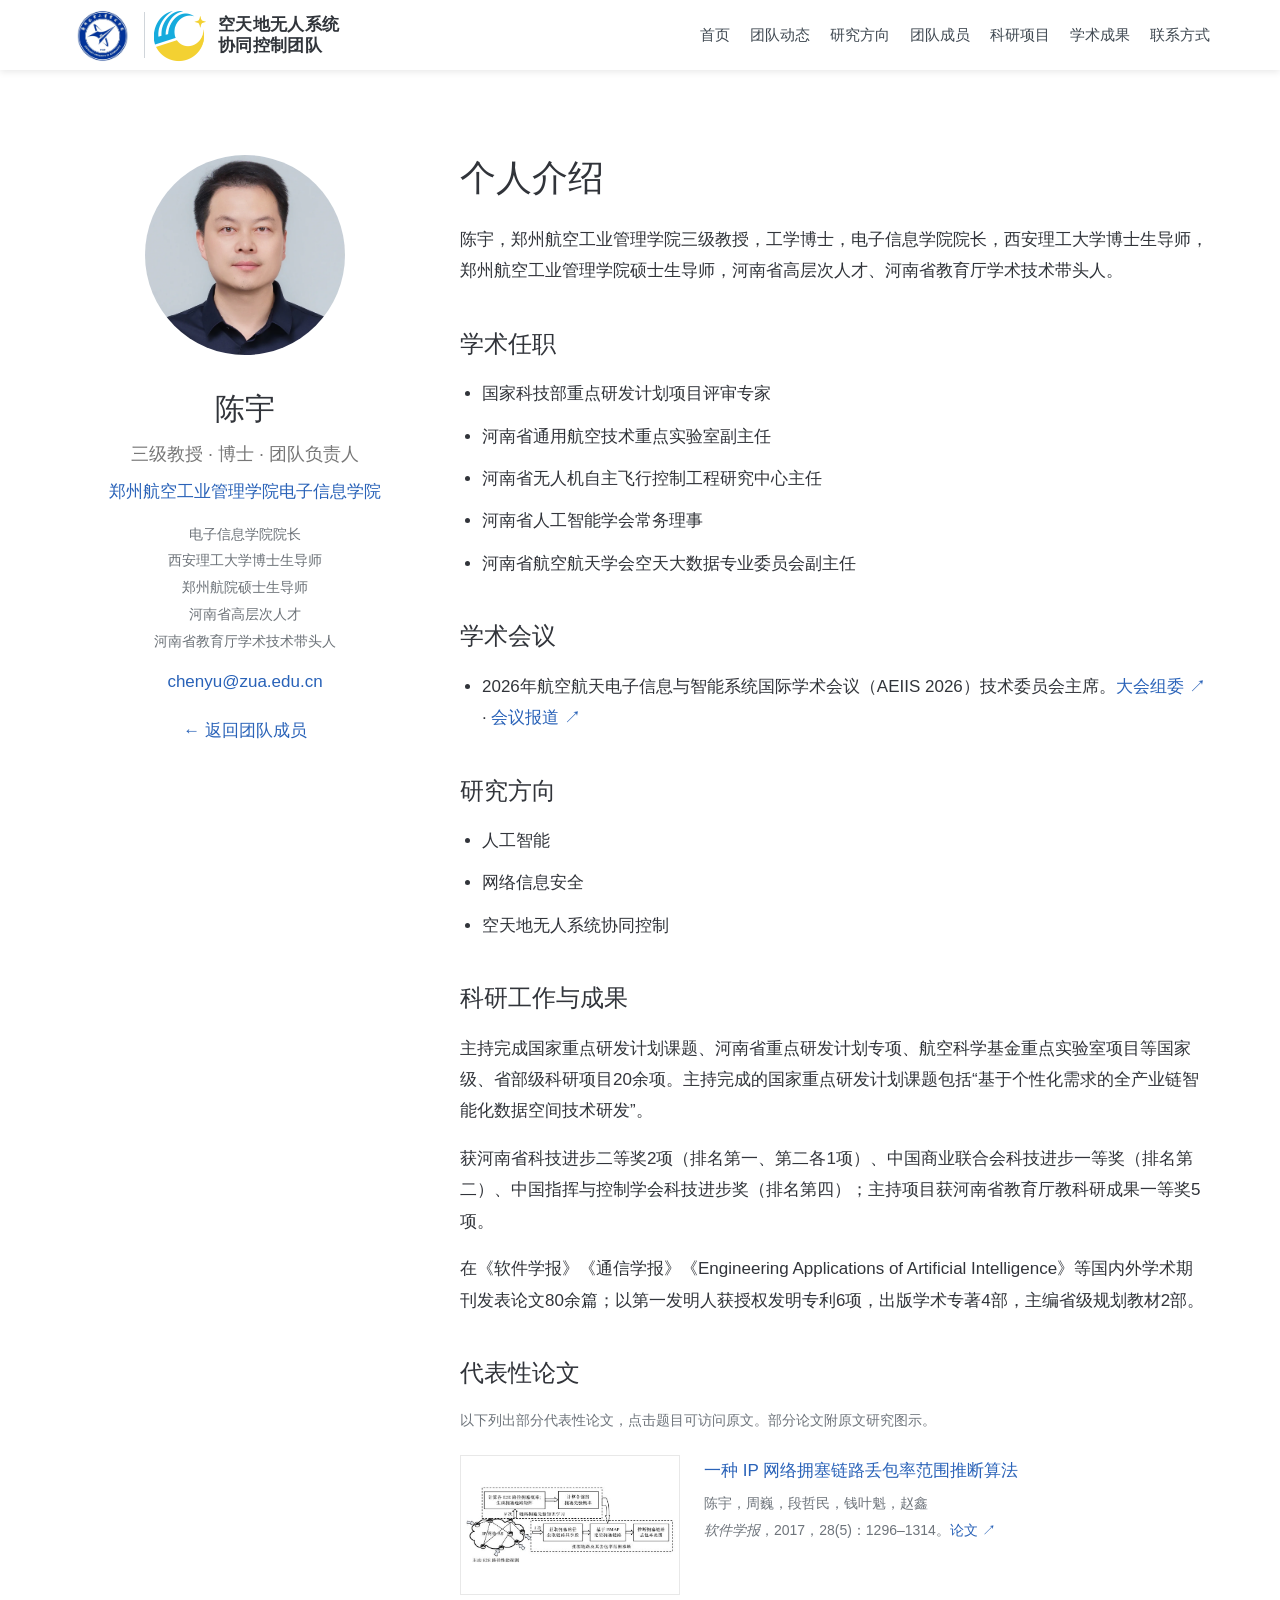
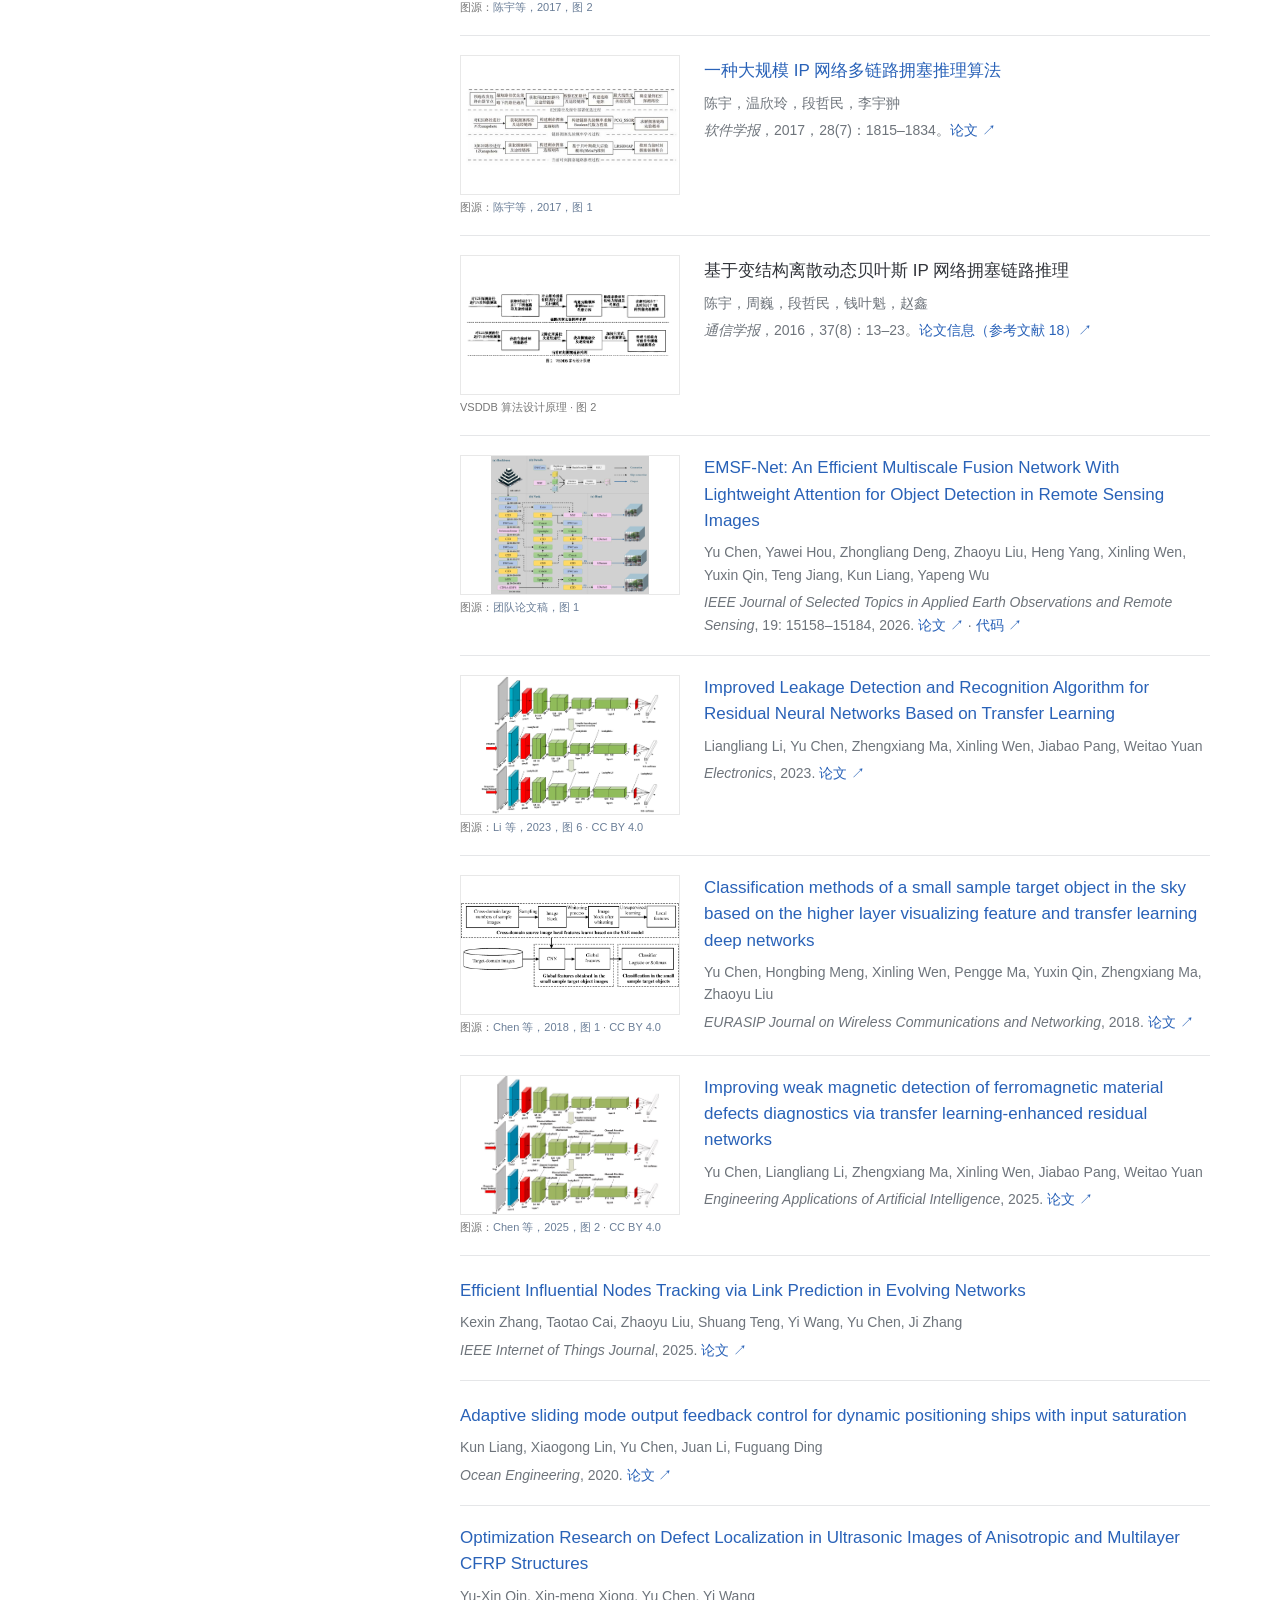
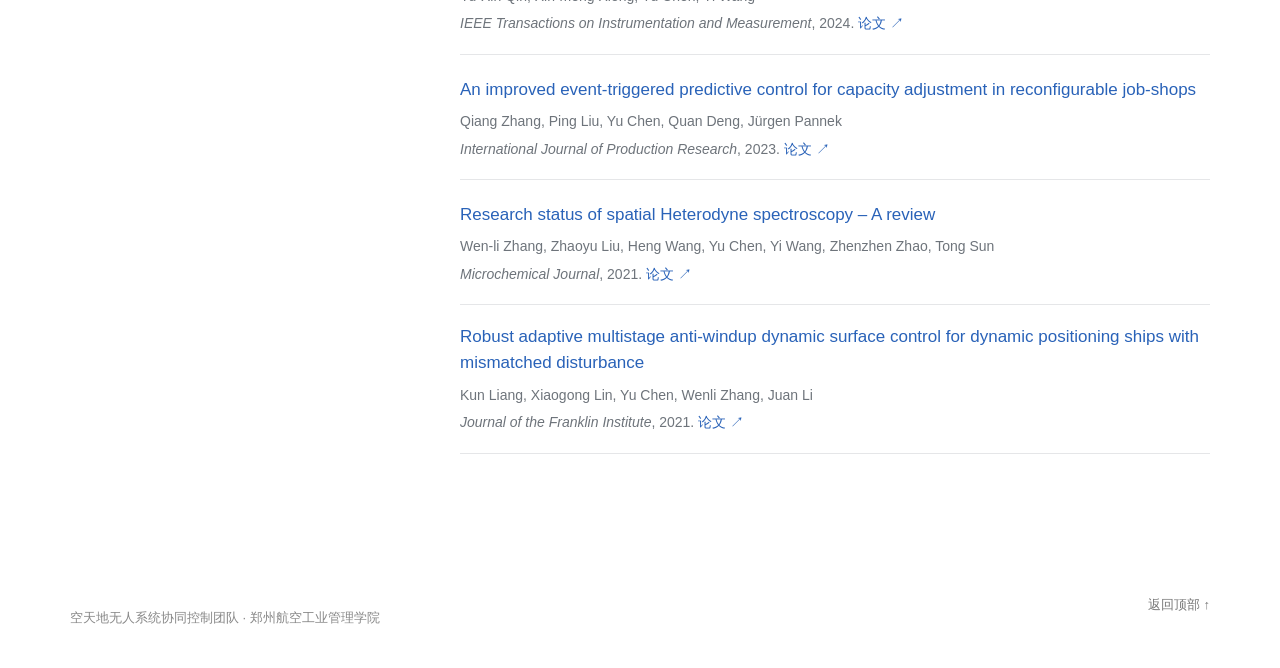
<file: people/chen-yu.html>
<!DOCTYPE html>
<html lang="zh-CN"><head><meta charset="utf-8"/><meta content="width=device-width,initial-scale=1" name="viewport"/><meta content="陈宇教授个人介绍" name="description"/><title>陈宇 | 空天地无人系统协同控制团队</title><link href="../style.3050f7599bb5.css" rel="stylesheet"/></head><body id="top"><header class="site-header"><nav aria-label="主导航" class="nav-wrap"><a aria-label="空天地无人系统协同控制团队首页" class="brand" href="../index.html"><img alt="" class="university-emblem" src="../assets/university-emblem.jpg"/><span aria-hidden="true" class="brand-divider"></span><span aria-hidden="true" class="college-emblem"><img alt="" src="../assets/college-identity.png"/></span><span class="brand-title">空天地无人系统<br/>协同控制团队</span></a><button aria-controls="nav-links" aria-expanded="false" aria-label="展开导航" class="menu-toggle">☰</button><div class="nav-links" id="nav-links"><a href="../index.html#about">首页</a><a href="../index.html#news">团队动态</a><a href="../index.html#research">研究方向</a><a href="../index.html#people">团队成员</a><a href="../index.html#projects">科研项目</a><a href="../index.html#publications">学术成果</a><a href="../index.html#contact">联系方式</a></div></nav></header><main class="profile-page"><div class="container profile-layout"><aside class="profile profile-aside"><img alt="陈宇教授" src="../assets/optimized/chen-yu.webp"/><h2>陈宇</h2><p class="profile-role">三级教授 · 博士 · 团队负责人</p><a href="https://dzxxxy.zua.edu.cn/" rel="noopener" target="_blank">郑州航空工业管理学院电子信息学院</a><ul class="profile-titles"><li>电子信息学院院长</li><li>西安理工大学博士生导师</li><li>郑州航院硕士生导师</li><li>河南省高层次人才</li><li>河南省教育厅学术技术带头人</li></ul><a class="profile-mail-text" href="mailto:chenyu@zua.edu.cn">chenyu@zua.edu.cn</a><a class="profile-back" href="../index.html#people">← 返回团队成员</a></aside><article class="profile-page-content"><h1>个人介绍</h1><p>陈宇，郑州航空工业管理学院三级教授，工学博士，电子信息学院院长，西安理工大学博士生导师，郑州航空工业管理学院硕士生导师，河南省高层次人才、河南省教育厅学术技术带头人。</p><h2>学术任职</h2><ul><li>国家科技部重点研发计划项目评审专家</li><li>河南省通用航空技术重点实验室副主任</li><li>河南省无人机自主飞行控制工程研究中心主任</li><li>河南省人工智能学会常务理事</li><li>河南省航空航天学会空天大数据专业委员会副主任</li></ul><h2>学术会议</h2><ul><li>2026年航空航天电子信息与智能系统国际学术会议（AEIIS 2026）技术委员会主席。<a href="https://www.keoaeic.org/meeting/RJUJMU.html" rel="noopener" target="_blank">大会组委 ↗</a> · <a href="https://aeiis.com/AEIIS_2026" rel="noopener" target="_blank">会议报道 ↗</a></li></ul><h2>研究方向</h2><ul><li>人工智能</li><li>网络信息安全</li><li>空天地无人系统协同控制</li></ul><h2>科研工作与成果</h2><p>主持完成国家重点研发计划课题、河南省重点研发计划专项、航空科学基金重点实验室项目等国家级、省部级科研项目20余项。主持完成的国家重点研发计划课题包括“基于个性化需求的全产业链智能化数据空间技术研发”。</p><p>获河南省科技进步二等奖2项（排名第一、第二各1项）、中国商业联合会科技进步一等奖（排名第二）、中国指挥与控制学会科技进步奖（排名第四）；主持项目获河南省教育厅教科研成果一等奖5项。</p><p>在《软件学报》《通信学报》《Engineering Applications of Artificial Intelligence》等国内外学术期刊发表论文80余篇；以第一发明人获授权发明专利6项，出版学术专著4部，主编省级规划教材2部。</p><h2>代表性论文</h2><p class="profile-papers-intro">以下列出部分代表性论文，点击题目可访问原文。部分论文附原文研究图示。</p><ul class="profile-publications"><li class="paper-with-figure"><figure class="paper-figure"><a href="https://www.jos.org.cn/html/2017/5/5148.htm" target="_blank" rel="noopener" aria-label="阅读论文：一种 IP 网络拥塞链路丢包率范围推断算法"><img src="../assets/papers/cllrri-congestion.png" alt="CLLRRI 拥塞链路及丢包率范围推断算法原理框图" loading="lazy"></a><figcaption>图源：<a href="https://www.jos.org.cn/html/2017/5/5148.htm#Figure2" target="_blank" rel="noopener">陈宇等，2017，图 2</a></figcaption></figure><div class="paper-info"><a class="paper-title" href="https://www.jos.org.cn/html/2017/5/5148.htm" target="_blank" rel="noopener">一种 IP 网络拥塞链路丢包率范围推断算法</a><span class="paper-authors">陈宇，周巍，段哲民，钱叶魁，赵鑫</span><span class="paper-venue"><em>软件学报</em>，2017，28(5)：1296–1314。<a href="https://www.jos.org.cn/html/2017/5/5148.htm" target="_blank" rel="noopener">论文 ↗</a></span></div></li><li class="paper-with-figure"><figure class="paper-figure"><a aria-label="阅读论文：一种大规模 IP 网络多链路拥塞推理算法" href="https://www.jos.org.cn/html/2017/7/5111.htm" rel="noopener" target="_blank"><img alt="LRSBMAP 拥塞链路推理算法原理框图" loading="lazy" src="../assets/papers/ip-network-congestion.jpg"/></a><figcaption>图源：<a href="https://www.jos.org.cn/html/2017/7/5111.htm#Figure1" rel="noopener" target="_blank">陈宇等，2017，图 1</a></figcaption></figure><div class="paper-info"><a class="paper-title" href="https://www.jos.org.cn/html/2017/7/5111.htm" rel="noopener" target="_blank">一种大规模 IP 网络多链路拥塞推理算法</a><span class="paper-authors">陈宇，温欣玲，段哲民，李宇翀</span><span class="paper-venue"><em>软件学报</em>，2017，28(7)：1815–1834。<a href="https://www.jos.org.cn/html/2017/7/5111.htm" rel="noopener" target="_blank">论文 ↗</a></span></div></li><li class="paper-with-figure"><figure class="paper-figure"><a href="../assets/papers/vsddb-congestion.png" target="_blank" rel="noopener" aria-label="查看 VSDDB 算法设计原理图"><img src="../assets/papers/vsddb-congestion.png" alt="VSDDB 算法设计原理：链路拥塞先验概率求解及当前时刻拥塞链路推理" loading="lazy"></a><figcaption>VSDDB 算法设计原理 · 图 2</figcaption></figure><div class="paper-info"><span class="paper-title">基于变结构离散动态贝叶斯 IP 网络拥塞链路推理</span><span class="paper-authors">陈宇，周巍，段哲民，钱叶魁，赵鑫</span><span class="paper-venue"><em>通信学报</em>，2016，37(8)：13–23。<a href="https://www.jos.org.cn/html/2017/5/5148.htm" rel="noopener" target="_blank">论文信息（参考文献 18）↗</a></span></div></li><li class="paper-with-figure"><figure class="paper-figure"><a aria-label="阅读论文：EMSF-Net: An Efficient Multiscale Fusion Network With Lightweight Attention for Object Detection in Remote Sensing Images" href="https://doi.org/10.1109/JSTARS.2026.3687004" rel="noopener" target="_blank"><img alt="EMSF-Net 的完整网络架构，展示骨干网络、特征融合和检测头" loading="lazy" src="../assets/papers/emsf-net.png"/></a><figcaption>图源：<a href="https://doi.org/10.1109/JSTARS.2026.3687004" rel="noopener" target="_blank">团队论文稿，图 1</a></figcaption></figure><div class="paper-info"><a class="paper-title" href="https://doi.org/10.1109/JSTARS.2026.3687004" rel="noopener" target="_blank">EMSF-Net: An Efficient Multiscale Fusion Network With Lightweight Attention for Object Detection in Remote Sensing Images</a><span class="paper-authors">Yu Chen, Yawei Hou, Zhongliang Deng, Zhaoyu Liu, Heng Yang, Xinling Wen, Yuxin Qin, Teng Jiang, Kun Liang, Yapeng Wu</span><span class="paper-venue"><em>IEEE Journal of Selected Topics in Applied Earth Observations and Remote Sensing</em>, 19: 15158–15184, 2026. <a href="https://doi.org/10.1109/JSTARS.2026.3687004" rel="noopener" target="_blank">论文 ↗</a> · <a href="https://github.com/Yawei-Hou/EMSF-Net" rel="noopener" target="_blank">代码 ↗</a></span></div></li><li class="paper-with-figure"><figure class="paper-figure"><a aria-label="阅读论文：Improved Leakage Detection and Recognition Algorithm for Residual Neural Networks Based on Transfer Learning" href="https://doi.org/10.3390/electronics12204378" rel="noopener" target="_blank"><img alt="论文第6图：基于迁移学习的改进残差网络结构" loading="lazy" src="../assets/papers/leakage-resnet.png"/></a><figcaption>图源：<a href="https://doi.org/10.3390/electronics12204378" rel="noopener" target="_blank">Li 等，2023，图 6</a> · <a href="https://creativecommons.org/licenses/by/4.0/" rel="noopener" target="_blank">CC BY 4.0</a></figcaption></figure><div class="paper-info"><a class="paper-title" href="https://doi.org/10.3390/electronics12204378" rel="noopener" target="_blank">Improved Leakage Detection and Recognition Algorithm for Residual Neural Networks Based on Transfer Learning</a><span class="paper-authors">Liangliang Li, Yu Chen, Zhengxiang Ma, Xinling Wen, Jiabao Pang, Weitao Yuan</span><span class="paper-venue"><em>Electronics</em>, 2023. <a href="https://doi.org/10.3390/electronics12204378" rel="noopener" target="_blank">论文 ↗</a></span></div></li><li class="paper-with-figure"><figure class="paper-figure"><a aria-label="阅读论文：Classification methods of a small sample target object in the sky based on the higher layer visualizing feature and transfer learning deep networks" href="https://doi.org/10.1186/s13638-018-1133-2" rel="noopener" target="_blank"><img alt="论文第1图：小样本空中目标分类算法框架" loading="lazy" src="../assets/papers/sky-classification.png"/></a><figcaption>图源：<a href="https://doi.org/10.1186/s13638-018-1133-2" rel="noopener" target="_blank">Chen 等，2018，图 1</a> · <a href="https://creativecommons.org/licenses/by/4.0/" rel="noopener" target="_blank">CC BY 4.0</a></figcaption></figure><div class="paper-info"><a class="paper-title" href="https://doi.org/10.1186/s13638-018-1133-2" rel="noopener" target="_blank">Classification methods of a small sample target object in the sky based on the higher layer visualizing feature and transfer learning deep networks</a><span class="paper-authors">Yu Chen, Hongbing Meng, Xinling Wen, Pengge Ma, Yuxin Qin, Zhengxiang Ma, Zhaoyu Liu</span><span class="paper-venue"><em>EURASIP Journal on Wireless Communications and Networking</em>, 2018. <a href="https://doi.org/10.1186/s13638-018-1133-2" rel="noopener" target="_blank">论文 ↗</a></span></div></li><li class="paper-with-figure"><figure class="paper-figure"><a aria-label="阅读论文：Improving weak magnetic detection of ferromagnetic material defects diagnostics via transfer learning-enhanced residual networks" href="https://doi.org/10.1016/j.engappai.2025.110647" rel="noopener" target="_blank"><img alt="改进 ResNet18 与迁移学习及通道注意力模型结构图" loading="lazy" src="../assets/papers/weak-magnetic-resnet.jpg"/></a><figcaption>图源：<a href="https://doi.org/10.1016/j.engappai.2025.110647" rel="noopener" target="_blank">Chen 等，2025，图 2</a> · <a href="https://creativecommons.org/licenses/by/4.0/" rel="noopener" target="_blank">CC BY 4.0</a></figcaption></figure><div class="paper-info"><a class="paper-title" href="https://doi.org/10.1016/j.engappai.2025.110647" rel="noopener" target="_blank">Improving weak magnetic detection of ferromagnetic material defects diagnostics via transfer learning-enhanced residual networks</a><span class="paper-authors">Yu Chen, Liangliang Li, Zhengxiang Ma, Xinling Wen, Jiabao Pang, Weitao Yuan</span><span class="paper-venue"><em>Engineering Applications of Artificial Intelligence</em>, 2025. <a href="https://doi.org/10.1016/j.engappai.2025.110647" rel="noopener" target="_blank">论文 ↗</a></span></div></li><li><div class="paper-info"><a class="paper-title" href="https://doi.org/10.1109/JIOT.2025.3542852" rel="noopener" target="_blank">Efficient Influential Nodes Tracking via Link Prediction in Evolving Networks</a><span class="paper-authors">Kexin Zhang, Taotao Cai, Zhaoyu Liu, Shuang Teng, Yi Wang, Yu Chen, Ji Zhang</span><span class="paper-venue"><em>IEEE Internet of Things Journal</em>, 2025. <a href="https://doi.org/10.1109/JIOT.2025.3542852" rel="noopener" target="_blank">论文 ↗</a></span></div></li><li><div class="paper-info"><a class="paper-title" href="https://doi.org/10.1016/j.oceaneng.2020.107245" rel="noopener" target="_blank">Adaptive sliding mode output feedback control for dynamic positioning ships with input saturation</a><span class="paper-authors">Kun Liang, Xiaogong Lin, Yu Chen, Juan Li, Fuguang Ding</span><span class="paper-venue"><em>Ocean Engineering</em>, 2020. <a href="https://doi.org/10.1016/j.oceaneng.2020.107245" rel="noopener" target="_blank">论文 ↗</a></span></div></li><li><div class="paper-info"><a class="paper-title" href="https://doi.org/10.1109/TIM.2024.3373102" rel="noopener" target="_blank">Optimization Research on Defect Localization in Ultrasonic Images of Anisotropic and Multilayer CFRP Structures</a><span class="paper-authors">Yu-Xin Qin, Xin-meng Xiong, Yu Chen, Yi Wang</span><span class="paper-venue"><em>IEEE Transactions on Instrumentation and Measurement</em>, 2024. <a href="https://doi.org/10.1109/TIM.2024.3373102" rel="noopener" target="_blank">论文 ↗</a></span></div></li><li><div class="paper-info"><a class="paper-title" href="https://doi.org/10.1080/00207543.2022.2120922" rel="noopener" target="_blank">An improved event-triggered predictive control for capacity adjustment in reconfigurable job-shops</a><span class="paper-authors">Qiang Zhang, Ping Liu, Yu Chen, Quan Deng, Jürgen Pannek</span><span class="paper-venue"><em>International Journal of Production Research</em>, 2023. <a href="https://doi.org/10.1080/00207543.2022.2120922" rel="noopener" target="_blank">论文 ↗</a></span></div></li><li><div class="paper-info"><a class="paper-title" href="https://doi.org/10.1016/j.microc.2021.106228" rel="noopener" target="_blank">Research status of spatial Heterodyne spectroscopy – A review</a><span class="paper-authors">Wen-li Zhang, Zhaoyu Liu, Heng Wang, Yu Chen, Yi Wang, Zhenzhen Zhao, Tong Sun</span><span class="paper-venue"><em>Microchemical Journal</em>, 2021. <a href="https://doi.org/10.1016/j.microc.2021.106228" rel="noopener" target="_blank">论文 ↗</a></span></div></li><li><div class="paper-info"><a class="paper-title" href="https://doi.org/10.1016/j.jfranklin.2021.01.003" rel="noopener" target="_blank">Robust adaptive multistage anti-windup dynamic surface control for dynamic positioning ships with mismatched disturbance</a><span class="paper-authors">Kun Liang, Xiaogong Lin, Yu Chen, Wenli Zhang, Juan Li</span><span class="paper-venue"><em>Journal of the Franklin Institute</em>, 2021. <a href="https://doi.org/10.1016/j.jfranklin.2021.01.003" rel="noopener" target="_blank">论文 ↗</a></span></div></li></ul></article></div></main><footer class="container footer"><p>空天地无人系统协同控制团队 · 郑州航空工业管理学院</p><a href="#top">返回顶部 ↑</a></footer><script src="../script.0ec071eeea4f.js"></script></body></html>
</file>
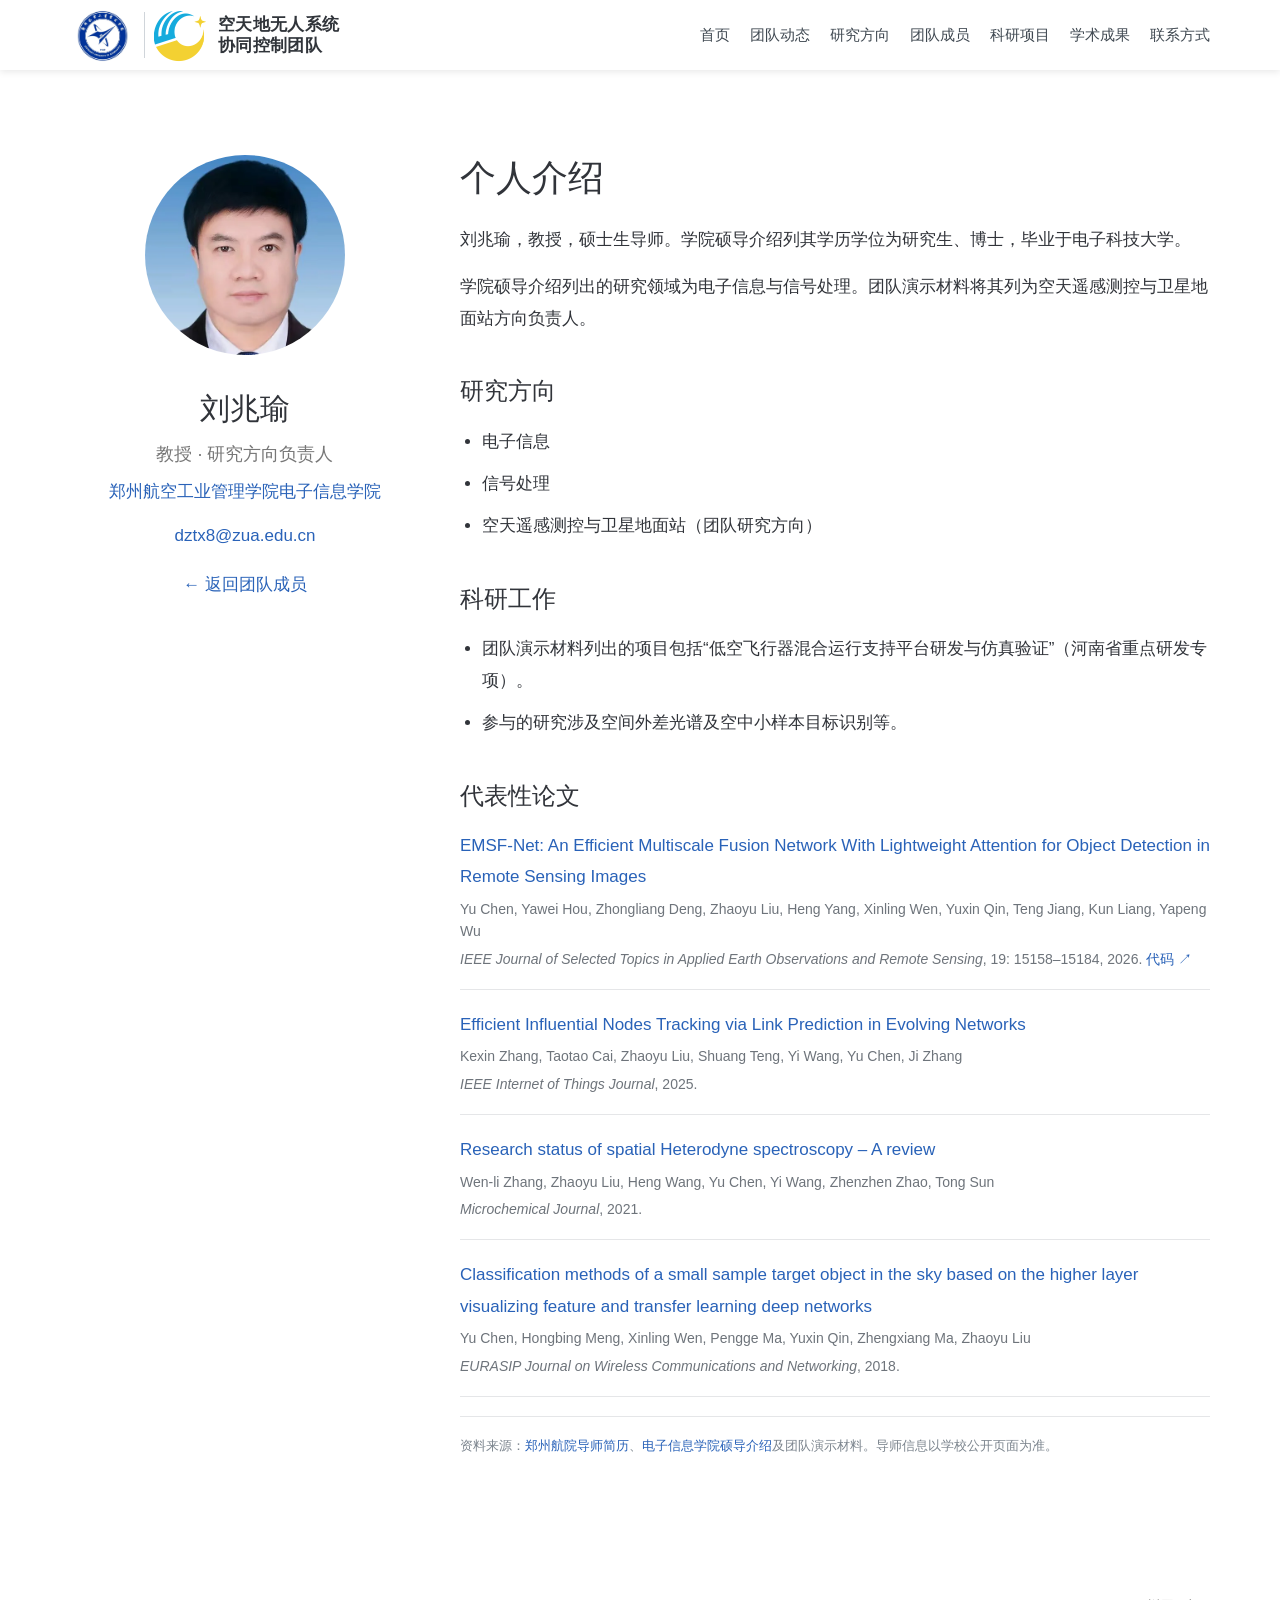
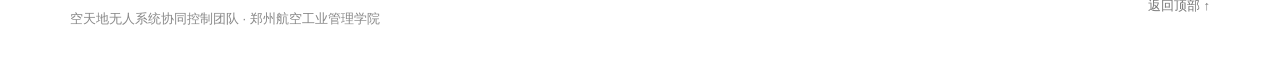
<file: people/liu-zhaoyu.html>
<!doctype html><html lang="zh-CN"><head><meta charset="utf-8"><meta name="viewport" content="width=device-width,initial-scale=1"><meta name="description" content="刘兆瑜教授个人介绍"><title>刘兆瑜 | 空天地无人系统协同控制团队</title><link rel="stylesheet" href="../style.3050f7599bb5.css"></head><body id="top"><header class="site-header"><nav class="nav-wrap" aria-label="主导航"><a class="brand" href="../index.html" aria-label="空天地无人系统协同控制团队首页"><img class="university-emblem" src="../assets/university-emblem.jpg" alt=""><span class="brand-divider" aria-hidden="true"></span><span class="college-emblem" aria-hidden="true"><img src="../assets/college-identity.png" alt=""></span><span class="brand-title">空天地无人系统<br>协同控制团队</span></a><button class="menu-toggle" aria-controls="nav-links" aria-expanded="false" aria-label="展开导航">☰</button><div id="nav-links" class="nav-links"><a href="../index.html#about">首页</a><a href="../index.html#news">团队动态</a><a href="../index.html#research">研究方向</a><a href="../index.html#people">团队成员</a><a href="../index.html#projects">科研项目</a><a href="../index.html#publications">学术成果</a><a href="../index.html#contact">联系方式</a></div></nav></header><main class="profile-page"><div class="container profile-layout"><aside class="profile profile-aside"><img src="../assets/optimized/liu-zhaoyu.webp" alt="刘兆瑜教授"><h2>刘兆瑜</h2><p class="profile-role">教授 · 研究方向负责人</p><a href="https://dzxxxy.zua.edu.cn/" target="_blank" rel="noopener">郑州航空工业管理学院电子信息学院</a><a class="profile-mail-text" href="mailto:dztx8@zua.edu.cn">dztx8@zua.edu.cn</a><a class="profile-back" href="../index.html#people">← 返回团队成员</a></aside><article class="profile-page-content"><h1>个人介绍</h1><p>刘兆瑜，教授，硕士生导师。学院硕导介绍列其学历学位为研究生、博士，毕业于电子科技大学。</p><p>学院硕导介绍列出的研究领域为电子信息与信号处理。团队演示材料将其列为空天遥感测控与卫星地面站方向负责人。</p><h2>研究方向</h2><ul><li>电子信息</li><li>信号处理</li><li>空天遥感测控与卫星地面站（团队研究方向）</li></ul><h2>科研工作</h2><ul><li>团队演示材料列出的项目包括“低空飞行器混合运行支持平台研发与仿真验证”（河南省重点研发专项）。</li><li>参与的研究涉及空间外差光谱及空中小样本目标识别等。</li></ul><h2>代表性论文</h2><ul class="profile-publications"><li><a href="https://doi.org/10.1109/JSTARS.2026.3687004" target="_blank" rel="noopener">EMSF-Net: An Efficient Multiscale Fusion Network With Lightweight Attention for Object Detection in Remote Sensing Images</a><span class="paper-authors">Yu Chen, Yawei Hou, Zhongliang Deng, Zhaoyu Liu, Heng Yang, Xinling Wen, Yuxin Qin, Teng Jiang, Kun Liang, Yapeng Wu</span><span class="paper-venue"><em>IEEE Journal of Selected Topics in Applied Earth Observations and Remote Sensing</em>, 19: 15158–15184, 2026. <a href="https://github.com/Yawei-Hou/EMSF-Net" target="_blank" rel="noopener">代码 ↗</a></span></li><li><a href="https://doi.org/10.1109/JIOT.2025.3542852" target="_blank" rel="noopener">Efficient Influential Nodes Tracking via Link Prediction in Evolving Networks</a><span class="paper-authors">Kexin Zhang, Taotao Cai, Zhaoyu Liu, Shuang Teng, Yi Wang, Yu Chen, Ji Zhang</span><span class="paper-venue"><em>IEEE Internet of Things Journal</em>, 2025.</span></li><li><a href="https://doi.org/10.1016/j.microc.2021.106228" target="_blank" rel="noopener">Research status of spatial Heterodyne spectroscopy – A review</a><span class="paper-authors">Wen-li Zhang, Zhaoyu Liu, Heng Wang, Yu Chen, Yi Wang, Zhenzhen Zhao, Tong Sun</span><span class="paper-venue"><em>Microchemical Journal</em>, 2021.</span></li><li><a href="https://doi.org/10.1186/s13638-018-1133-2" target="_blank" rel="noopener">Classification methods of a small sample target object in the sky based on the higher layer visualizing feature and transfer learning deep networks</a><span class="paper-authors">Yu Chen, Hongbing Meng, Xinling Wen, Pengge Ma, Yuxin Qin, Zhengxiang Ma, Zhaoyu Liu</span><span class="paper-venue"><em>EURASIP Journal on Wireless Communications and Networking</em>, 2018.</span></li></ul><p class="profile-source">资料来源：<a href="https://yjsds.zua.edu.cn/#/pub/detail/51" target="_blank" rel="noopener">郑州航院导师简历</a>、<a href="https://dzxxxy.zua.edu.cn/yjsjy/sdjs.htm" target="_blank" rel="noopener">电子信息学院硕导介绍</a>及团队演示材料。导师信息以学校公开页面为准。</p></article></div></main><footer class="container footer"><p>空天地无人系统协同控制团队 · 郑州航空工业管理学院</p><a href="#top">返回顶部 ↑</a></footer><script src="../script.0ec071eeea4f.js"></script></body></html>
</file>
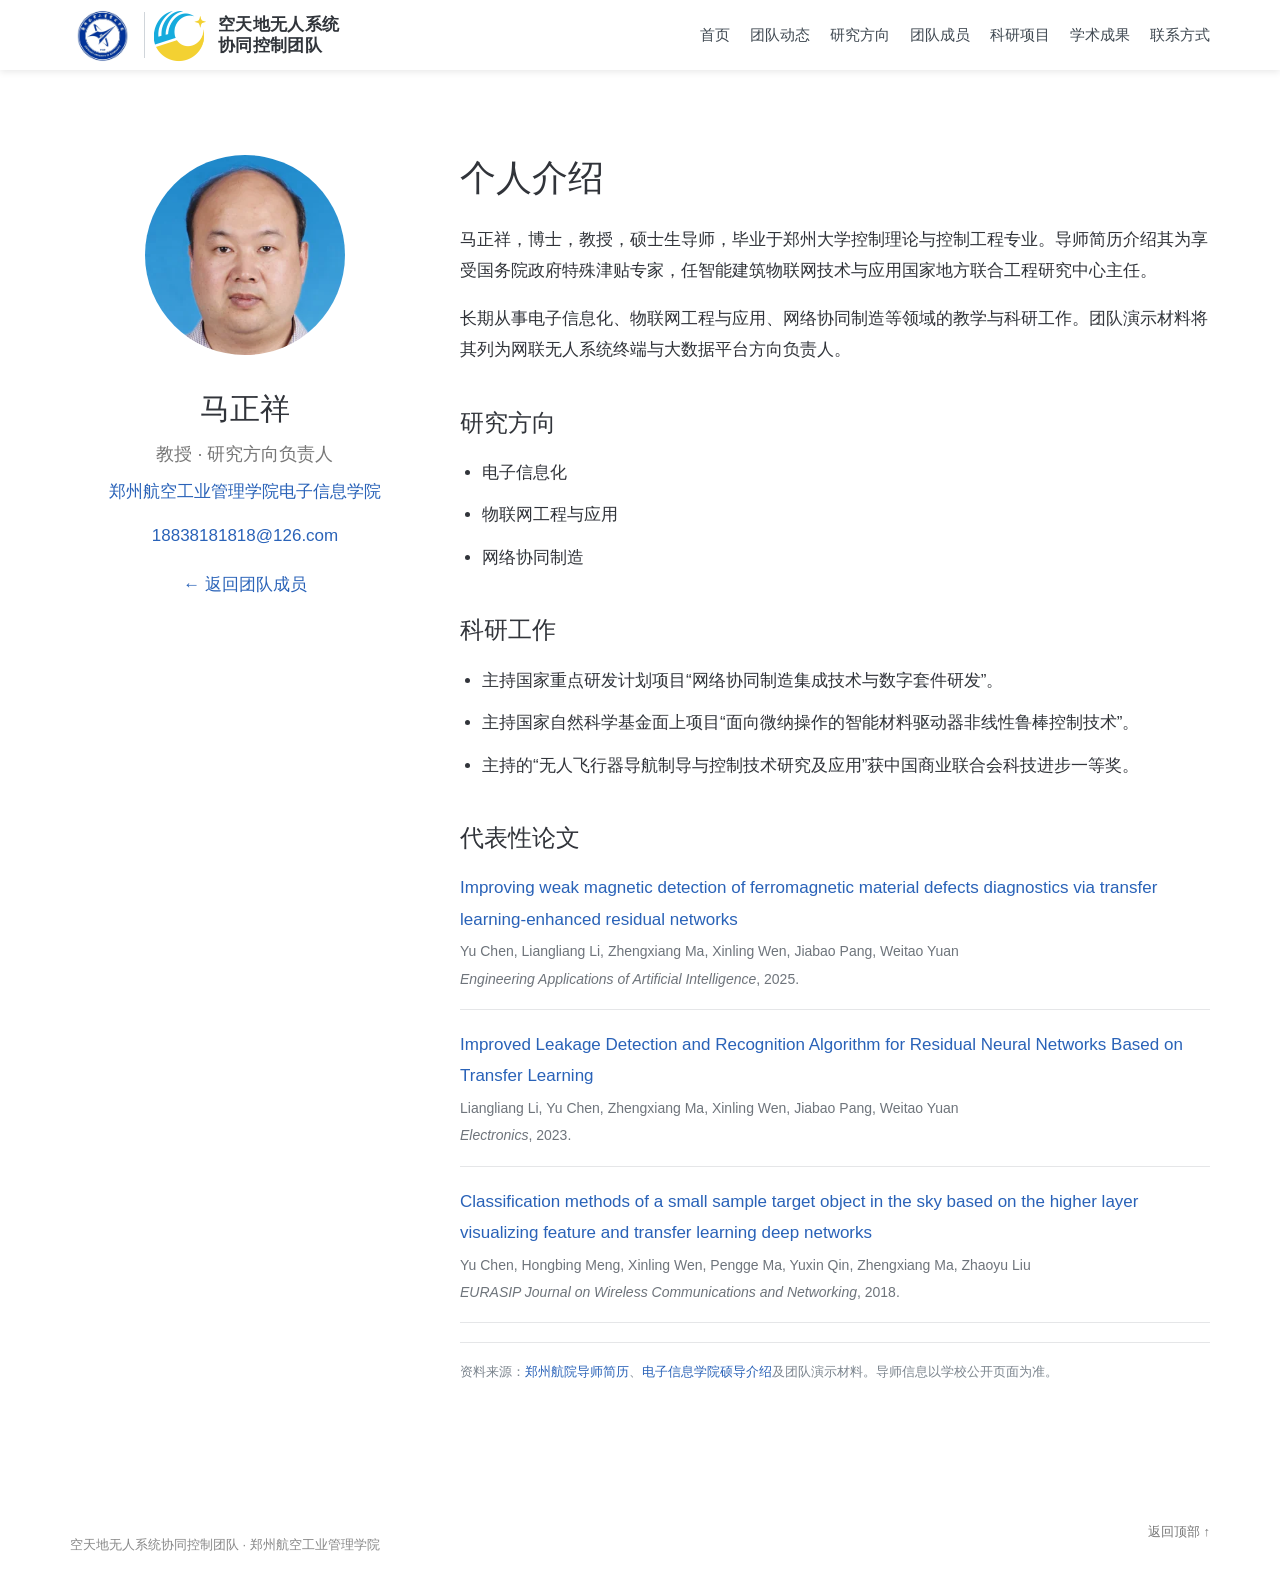
<file: people/ma-zhengxiang.html>
<!doctype html><html lang="zh-CN"><head><meta charset="utf-8"><meta name="viewport" content="width=device-width,initial-scale=1"><meta name="description" content="马正祥教授个人介绍"><title>马正祥 | 空天地无人系统协同控制团队</title><link rel="stylesheet" href="../style.3050f7599bb5.css"></head><body id="top"><header class="site-header"><nav class="nav-wrap" aria-label="主导航"><a class="brand" href="../index.html" aria-label="空天地无人系统协同控制团队首页"><img class="university-emblem" src="../assets/university-emblem.jpg" alt=""><span class="brand-divider" aria-hidden="true"></span><span class="college-emblem" aria-hidden="true"><img src="../assets/college-identity.png" alt=""></span><span class="brand-title">空天地无人系统<br>协同控制团队</span></a><button class="menu-toggle" aria-controls="nav-links" aria-expanded="false" aria-label="展开导航">☰</button><div id="nav-links" class="nav-links"><a href="../index.html#about">首页</a><a href="../index.html#news">团队动态</a><a href="../index.html#research">研究方向</a><a href="../index.html#people">团队成员</a><a href="../index.html#projects">科研项目</a><a href="../index.html#publications">学术成果</a><a href="../index.html#contact">联系方式</a></div></nav></header><main class="profile-page"><div class="container profile-layout"><aside class="profile profile-aside"><img src="../assets/optimized/ma-zhengxiang.webp" alt="马正祥教授"><h2>马正祥</h2><p class="profile-role">教授 · 研究方向负责人</p><a href="https://dzxxxy.zua.edu.cn/" target="_blank" rel="noopener">郑州航空工业管理学院电子信息学院</a><a class="profile-mail-text" href="mailto:18838181818@126.com">18838181818@126.com</a><a class="profile-back" href="../index.html#people">← 返回团队成员</a></aside><article class="profile-page-content"><h1>个人介绍</h1><p>马正祥，博士，教授，硕士生导师，毕业于郑州大学控制理论与控制工程专业。导师简历介绍其为享受国务院政府特殊津贴专家，任智能建筑物联网技术与应用国家地方联合工程研究中心主任。</p><p>长期从事电子信息化、物联网工程与应用、网络协同制造等领域的教学与科研工作。团队演示材料将其列为网联无人系统终端与大数据平台方向负责人。</p><h2>研究方向</h2><ul><li>电子信息化</li><li>物联网工程与应用</li><li>网络协同制造</li></ul><h2>科研工作</h2><ul><li>主持国家重点研发计划项目“网络协同制造集成技术与数字套件研发”。</li><li>主持国家自然科学基金面上项目“面向微纳操作的智能材料驱动器非线性鲁棒控制技术”。</li><li>主持的“无人飞行器导航制导与控制技术研究及应用”获中国商业联合会科技进步一等奖。</li></ul><h2>代表性论文</h2><ul class="profile-publications"><li><a href="https://doi.org/10.1016/j.engappai.2025.110647" target="_blank" rel="noopener">Improving weak magnetic detection of ferromagnetic material defects diagnostics via transfer learning-enhanced residual networks</a><span class="paper-authors">Yu Chen, Liangliang Li, Zhengxiang Ma, Xinling Wen, Jiabao Pang, Weitao Yuan</span><span class="paper-venue"><em>Engineering Applications of Artificial Intelligence</em>, 2025.</span></li><li><a href="https://doi.org/10.3390/electronics12204378" target="_blank" rel="noopener">Improved Leakage Detection and Recognition Algorithm for Residual Neural Networks Based on Transfer Learning</a><span class="paper-authors">Liangliang Li, Yu Chen, Zhengxiang Ma, Xinling Wen, Jiabao Pang, Weitao Yuan</span><span class="paper-venue"><em>Electronics</em>, 2023.</span></li><li><a href="https://doi.org/10.1186/s13638-018-1133-2" target="_blank" rel="noopener">Classification methods of a small sample target object in the sky based on the higher layer visualizing feature and transfer learning deep networks</a><span class="paper-authors">Yu Chen, Hongbing Meng, Xinling Wen, Pengge Ma, Yuxin Qin, Zhengxiang Ma, Zhaoyu Liu</span><span class="paper-venue"><em>EURASIP Journal on Wireless Communications and Networking</em>, 2018.</span></li></ul><p class="profile-source">资料来源：<a href="https://yjsds.zua.edu.cn/#/pub/detail/346" target="_blank" rel="noopener">郑州航院导师简历</a>、<a href="https://dzxxxy.zua.edu.cn/yjsjy/sdjs.htm" target="_blank" rel="noopener">电子信息学院硕导介绍</a>及团队演示材料。导师信息以学校公开页面为准。</p></article></div></main><footer class="container footer"><p>空天地无人系统协同控制团队 · 郑州航空工业管理学院</p><a href="#top">返回顶部 ↑</a></footer><script src="../script.0ec071eeea4f.js"></script></body></html>
</file>
<file: style.3050f7599bb5.css>
:root{--text:#31343a;--muted:#72787e;--link:#2962b8;--alt:#f7f7f7}*{box-sizing:border-box}html{scroll-behavior:smooth;scroll-padding-top:76px}body{margin:0;color:var(--text);font-family:-apple-system,BlinkMacSystemFont,"Segoe UI","Microsoft YaHei","PingFang SC",sans-serif;font-size:17px;line-height:1.85}a{color:var(--link);text-decoration:none}a:hover{text-decoration:underline}.container{width:min(1140px,calc(100% - 48px));margin:auto}.site-header{position:sticky;top:0;background:#fff;box-shadow:0 2px 7px #00000017;z-index:10}.nav-wrap{width:min(1140px,calc(100% - 48px));height:70px;margin:auto;display:flex;align-items:center;justify-content:space-between;gap:28px}.brand{font-size:22px;font-weight:700;color:#30343a;white-space:nowrap}.brand:hover{text-decoration:none}.nav-links{display:flex;align-items:center;gap:26px}.nav-links a{color:#3f4851;font-size:15px;white-space:nowrap}.menu-toggle{display:none}.hero{background:linear-gradient(rgba(20,35,48,.63),rgba(20,35,48,.63)),url('assets/optimized/campus.webp') center 48%/cover;color:#fff}.hero-inner{width:min(1140px,calc(100% - 48px));margin:auto;min-height:475px;display:grid;grid-template-columns:1fr 1fr;align-items:center;gap:45px}.hero-institution{font-size:17px;margin:0 0 13px}.hero h1{font-size:clamp(35px,3.7vw,50px);line-height:1.35;font-weight:400;margin:0 0 20px}.hero-copy>p:not(.hero-institution){font-size:19px;margin:0 0 28px}.hero-button{display:inline-block;background:#fff;color:#2458a4;padding:9px 23px;border-radius:4px;font-size:17px}.hero-figure{background:white;padding:10px;box-shadow:0 2px 15px #0003}.hero-figure img{width:100%;height:310px;object-fit:contain;display:block;background:#f5f5f5}.hero-figure p{text-align:center;color:#555;font-size:13px;line-height:1.4;margin:8px 0 1px}.section{padding:105px 0}.alt{background:var(--alt)}.profile-layout{display:grid;grid-template-columns:350px 1fr;gap:40px}.profile{text-align:center}.profile img,.person img{width:200px;height:200px;object-fit:cover;object-position:center 20%;border-radius:50%}.profile h2{font-size:30px;font-weight:400;margin:16px 0 0}.profile p{color:#777;font-size:18px;margin:1px 0}.profile>a:not(.profile-mail){display:block;font-size:17px}.profile-mail{font-size:29px;display:inline-block;margin-top:14px}.profile-text h2{font-size:32px;line-height:1.3;margin:0 0 22px;font-weight:400}.profile-text p{margin:0 0 17px}.about-columns{display:grid;grid-template-columns:1fr 1fr;gap:30px;margin-top:25px}.about-columns h3,.content-heading{font-size:23px;font-weight:500;margin:0 0 12px}.about-columns ul,.book-list{padding-left:22px}.about-columns p{font-size:16px}.section-layout{display:grid;grid-template-columns:350px 1fr;gap:40px}.section-heading h2,.center-title{font-size:36px;font-weight:400;line-height:1.3;margin:0}.section-content>p:first-child{margin-top:0}.research-list article{margin:0 0 33px}.research-list article:last-child{margin-bottom:0}.research-list h3,.item-list h3{font-size:21px;font-weight:500;margin:0 0 6px}.research-list p{margin:0 0 8px}.subtle{color:var(--muted);font-size:14px}.center-title{text-align:center;margin-bottom:55px}.group-title{font-size:25px;font-weight:400;margin:0 0 30px}.people-grid{display:grid;grid-template-columns:repeat(3,1fr);gap:40px}.person{text-align:center}.person h3{font-size:24px;font-weight:400;margin:12px 0 0}.person p{margin:0;color:#686d73;font-size:16px}.person .subtle{font-size:14px;max-width:240px;margin:5px auto}.people-note{font-size:15px;color:#777;margin:55px 0 0}.item-list article{padding:19px 0;border-bottom:1px solid #e1e2e4}.item-list h3{font-size:19px}.item-list p{margin:0;color:#777;font-size:15px}.content-heading{margin:0 0 15px}.publication-note{margin-bottom:20px}.publications{padding-left:23px;margin-bottom:42px}.publications li{padding-left:5px;margin-bottom:19px;line-height:1.6}.publications span{font-size:14px;color:#777}.book-list{margin:0 0 35px}.book-list li{margin-bottom:10px}.contact-list p{margin:0 0 22px}.contact-list p>span{display:inline-block;width:40px;font-size:24px;color:#4e5962;vertical-align:top}.contact-list small{margin-left:40px;color:#777;font-size:15px}.contact-list .technical{font-size:14px;margin-top:30px;color:#777}.footer{display:flex;justify-content:space-between;color:#888;font-size:13px;padding-top:25px;padding-bottom:25px}.footer a{color:#777}@media(max-width:950px){.brand{font-size:18px}.nav-links{gap:14px}.nav-links a{font-size:14px}.profile-layout,.section-layout{grid-template-columns:260px 1fr;gap:28px}}@media(max-width:760px){body{font-size:16px}.container,.nav-wrap,.hero-inner{width:calc(100% - 36px)}.nav-wrap{height:64px}.brand{font-size:16px;white-space:normal;line-height:1.3}.menu-toggle{display:block;margin-left:auto;background:none;border:0;font-size:24px;color:#555}.nav-links{display:none;position:absolute;top:64px;left:0;right:0;background:#fff;box-shadow:0 4px 6px #0002;padding:10px 18px 18px;flex-direction:column;align-items:stretch;gap:0}.nav-links.open{display:flex}.nav-links a{padding:7px 0;font-size:15px}.hero-inner{grid-template-columns:1fr;gap:25px;padding:50px 0}.hero h1{font-size:34px}.hero-figure img{height:200px}.section{padding:70px 0}.profile-layout,.section-layout{grid-template-columns:1fr;gap:35px}.profile-text h2,.section-heading h2,.center-title{font-size:30px}.about-columns{grid-template-columns:1fr;gap:8px}.people-grid{grid-template-columns:1fr;gap:45px}.center-title{margin-bottom:40px}.group-title{font-size:21px}.footer{display:block}.footer p{margin:0 0 8px}}

.publications .paper-title{font-weight:500}.publications .paper-authors,.publications .paper-venue{display:block;font-size:14px;line-height:1.6;color:#666;margin-top:4px}.publications .paper-venue a{white-space:nowrap}.publications li{overflow-wrap:anywhere}
/* Publication teasers use the paper's own figures, with source and license. */
.illustrated-papers,.more-papers{list-style:none;padding:0;margin:25px 0 44px}.illustrated-papers li,.more-papers li{margin:0;padding:23px 0;border-bottom:1px solid #e4e6e8}.illustrated-papers li:first-child,.more-papers li:first-child{padding-top:0}.paper-with-figure{display:grid;grid-template-columns:220px minmax(0,1fr);gap:24px;align-items:start}.paper-figure{margin:0}.paper-figure>a{display:block;background:#fff;border:1px solid #e8e8e8;height:140px}.paper-figure img{width:100%;height:100%;object-fit:contain;display:block}.paper-figure figcaption{font-size:11px;color:#777;line-height:1.45;margin-top:5px}.paper-figure figcaption a{color:#697d97}.paper-info .paper-title{line-height:1.55;display:inline-block}.paper-info .paper-authors,.paper-info .paper-venue{display:block}.more-papers-heading{margin-top:30px}@media(max-width:760px){.paper-with-figure{grid-template-columns:1fr;gap:14px}.paper-figure>a{height:180px}.paper-figure img{max-width:100%}}

/* Official university and school marks are kept in their original proportions. */
.brand{display:flex;align-items:center;gap:9px;min-width:0;line-height:1.25}.university-emblem{display:block;width:65px;height:65px;object-fit:contain;flex:none}.brand-divider{height:46px;border-left:1px solid #d0d5da;flex:none}.college-emblem{position:relative;display:block;width:55px;height:55px;overflow:hidden;flex:none}.college-emblem img{position:absolute;max-width:none;width:296.5px;height:85px;left:-13px;top:-15px}.brand-title{display:block;white-space:nowrap;font-size:17px;letter-spacing:.02em}.nav-wrap{gap:18px}.nav-links{gap:20px}@media(max-width:950px){.nav-links{gap:12px}.brand-title{font-size:15px}.university-emblem{width:54px;height:54px}.brand-divider{height:38px}.college-emblem{transform:scale(.88);margin:-3px}}@media(max-width:760px){.brand{gap:5px}.university-emblem{width:45px;height:45px}.brand-divider{height:34px}.college-emblem{transform:scale(.72);margin:-8px}.brand-title{font-size:14px}.menu-toggle{flex:none}}@media(max-width:360px){.brand-title{font-size:12px}.nav-wrap{gap:7px}}
/* Individual profiles */
.person-detail-link{display:inline-block;margin-top:8px;font-size:14px}.person h3 a{color:inherit}.person h3 a:hover{color:var(--link)}.profile-page{padding:85px 0 95px}.profile-page .profile-layout{align-items:start}.profile-aside .profile-role{margin-bottom:5px}.profile-aside .profile-mail-text{display:block;font-size:14px;margin-top:12px;overflow-wrap:anywhere}.profile-page-content h1{font-weight:400;font-size:36px;line-height:1.3;margin:0 0 22px}.profile-page-content h2{font-size:24px;font-weight:500;margin:35px 0 12px}.profile-page-content p{margin:0 0 16px}.profile-page-content ul{padding-left:22px;margin:0}.profile-page-content li{margin-bottom:11px}.profile-page-content .profile-publications{list-style:none;padding:0}.profile-page-content .profile-publications li{padding:0 0 19px;margin:0 0 19px;border-bottom:1px solid #e5e6e8}.profile-publications .paper-authors,.profile-publications .paper-venue{display:block;color:#6e747b;font-size:14px;line-height:1.6;margin-top:5px}.profile-source{font-size:13px;color:#7c858e;border-top:1px solid #e5e6e8;margin-top:36px;padding-top:17px}.profile-back{display:inline-block;margin-top:18px;font-size:14px}@media(max-width:760px){.profile-page{padding:60px 0}.profile-page-content h1{font-size:30px}.profile-page-content h2{font-size:22px}}
.profile .profile-titles{list-style:none;padding:0;margin:15px auto 0;color:#6c7278;font-size:14px;line-height:1.7;max-width:330px}.profile .profile-titles li{margin:3px 0}.profile .profile-details{display:block;font-size:14px;margin:14px 0 0}.profile .profile-details+.profile-mail{margin-top:5px}
/* Image carousel and linked news */
.gallery{position:relative;background:#e8ecef;overflow:hidden}.gallery-slide{display:grid;grid-template-columns:1fr 1fr;height:clamp(300px,39vw,560px)}.gallery-slide[hidden]{display:none}.gallery-slide figure{position:relative;min-width:0;margin:0;overflow:hidden;background:#e1e5e7}.gallery-slide figure+figure{border-left:2px solid #fff}.gallery-slide img{display:block;width:100%;height:100%;object-fit:cover}.gallery-slide figcaption{position:absolute;bottom:58px;left:0;color:white;font-size:16px;background:#102331b8;padding:6px 15px}.gallery-arrow{position:absolute;top:45%;width:42px;height:56px;background:#0006;border:0;color:white;font-size:35px;line-height:1;cursor:pointer}.gallery-arrow:hover,.gallery-toggle:hover{background:#000a}.gallery-arrow.previous{left:0}.gallery-arrow.next{right:0}.gallery-controls{position:absolute;bottom:18px;left:50%;transform:translateX(-50%);display:flex;align-items:center;gap:14px}.gallery-toggle{color:white;background:#0008;border:1px solid #ffffffa0;border-radius:3px;padding:3px 8px;cursor:pointer;font-size:12px}.gallery-dots{display:flex;gap:8px}.gallery-dots button{width:28px;height:4px;padding:0;background:#ffffff90;border:0;cursor:pointer}.gallery-dots button[aria-current=true]{background:white}.gallery-source{position:absolute;right:12px;bottom:0;margin:0;color:white;text-shadow:0 1px 4px #000;font-size:11px}.news-list article{display:grid;grid-template-columns:110px 1fr;gap:18px;border-bottom:1px solid #e6e8ea;padding:17px 0}.news-list article:first-child{padding-top:0}.news-list time{font-size:13px;color:#888;padding-top:4px}.news-list h3{font-size:18px;font-weight:500;line-height:1.5;margin:0 0 6px}.news-list h3 a{color:#333}.news-list h3 a:hover{color:var(--link)}.news-list p{font-size:14px;color:#6f777d;line-height:1.7;margin:0}.news-intro{color:#72787e;font-size:15px;margin-bottom:20px}@media(max-width:760px){.gallery-slide{height:300px}.gallery-slide figcaption{font-size:12px;padding:5px 8px;bottom:56px}.gallery-arrow{width:30px;font-size:28px}.gallery-source{font-size:10px}.news-list article{grid-template-columns:1fr;gap:3px}.news-list time{padding-top:0}}
.gallery-dots button{height:24px;background:transparent;position:relative}.gallery-dots button:before{content:"";display:block;position:absolute;left:0;right:0;top:10px;height:4px;background:#ffffff90}.gallery-dots button[aria-current=true]{background:transparent}.gallery-dots button[aria-current=true]:before{background:white}@media(min-width:761px) and (max-width:960px){.menu-toggle{display:block;margin-left:auto;background:none;border:0;font-size:24px;color:#555}.nav-links{display:none;position:absolute;top:70px;left:0;right:0;background:#fff;box-shadow:0 4px 6px #0002;padding:10px 24px 18px;flex-direction:column;align-items:stretch;gap:0}.nav-links.open{display:flex}.nav-links a{padding:7px 0;font-size:15px}}
/* Research gallery: original photographs, restrained captions and controls. */
.gallery-section{padding:90px 0 45px;background:#f7f7f7}.gallery-heading{margin-bottom:28px}.gallery-heading h2{font-size:32px;line-height:1.3;font-weight:400;margin:0 0 8px}.gallery-heading p{font-size:15px;color:#78818a;margin:0}.gallery{background:transparent;overflow:visible}.gallery-slide{height:auto;gap:12px}.gallery-slide figure{background:transparent;overflow:visible}.gallery-slide figure+figure{border:0}.gallery-slide img{width:100%;height:380px;object-fit:cover}.gallery-slide figcaption{position:static;background:transparent;color:#555;font-size:14px;padding:10px 0 0}.gallery-arrow{top:170px;display:grid;place-items:center;width:40px;height:40px;line-height:1;font-size:26px;border-radius:50%;color:#263440;background:#fffffff0;box-shadow:0 1px 6px #0002}.gallery-arrow.previous{left:12px}.gallery-arrow.next{right:12px}.gallery-arrow:hover{background:#fff}.gallery-footer{display:flex;justify-content:space-between;align-items:center;gap:16px;margin-top:15px}.gallery-footer p{font-size:12px;color:#8a9298;margin:0}.gallery-controls{position:static;transform:none;gap:12px}.gallery-toggle{border:1px solid #d3d7da;background:transparent;color:#66717a;padding:2px 10px}.gallery-toggle:hover{background:#eceff1}.gallery-dots button:before{background:#bbc2c7;height:3px}.gallery-dots button[aria-current=true]:before{background:#355e82}@media(max-width:760px){.gallery-section{padding:65px 0 30px}.gallery-heading h2{font-size:27px}.gallery-slide{height:auto;gap:7px}.gallery-slide img{height:clamp(155px,43vw,280px)}.gallery-slide figcaption{font-size:12px;padding:8px 0 0}.gallery-arrow{width:32px;height:32px;top:calc(clamp(155px,43vw,280px) / 2 - 16px);font-size:21px}.gallery-arrow.previous{left:6px}.gallery-arrow.next{right:6px}.gallery-footer{align-items:flex-start;flex-wrap:wrap;gap:4px}.gallery-footer p{font-size:11px}}
@keyframes gallery-enter{from{opacity:0;transform:translateX(var(--gallery-enter-offset,35px))}to{opacity:1;transform:translateX(0)}}
@keyframes gallery-exit{from{opacity:1;transform:translateX(0)}to{opacity:0;transform:translateX(var(--gallery-exit-offset,-35px))}}
.gallery-slide.is-entering{position:relative;z-index:1;animation:gallery-enter .5s ease both}.gallery-slide.is-leaving{position:absolute;top:0;left:0;right:0;pointer-events:none;animation:gallery-exit .5s ease both}.gallery-status{font-size:13px;color:#66717a;margin:8px 0 0}.gallery-status[hidden]{display:none}@media(prefers-reduced-motion:reduce){.gallery-slide.is-entering,.gallery-slide.is-leaving{animation:none}}

/* Preserve vertical page scrolling while allowing horizontal gallery gestures. */
.gallery-slide{touch-action:pan-y pinch-zoom;user-select:none}.gallery-slide img{-webkit-user-drag:none}

/* Publication figures follow the same layout as the team bibliography. */
.profile-page-content .profile-publications .paper-with-figure{display:grid;grid-template-columns:220px minmax(0,1fr);gap:24px}.profile-page-content .profile-publications .paper-info{min-width:0}.profile-page-content .profile-publications .paper-figure>a{height:140px}.profile-page-content .profile-papers-intro{font-size:14px;color:#6e747b;margin-bottom:22px}@media(max-width:760px){.profile-page-content .profile-publications .paper-with-figure{grid-template-columns:1fr;gap:12px}.profile-page-content .profile-publications .paper-figure>a{height:180px}}

/* Phone layout: compact identity, readable figures, and full-width photography. */
@media(max-width:760px){
  html{scroll-padding-top:72px}
  body{font-size:16px;line-height:1.75}
  .container,.nav-wrap,.hero-inner{width:calc(100% - 36px)}
  .menu-toggle{width:44px;height:44px;padding:0;display:grid;place-items:center;line-height:1;cursor:pointer}
  .nav-links{max-height:calc(100dvh - 64px);overflow-y:auto;padding:8px 18px 14px}
  .nav-links a{display:block;padding:10px 2px;font-size:16px}
  .hero-inner{min-height:0;gap:20px;padding:32px 0 34px}
  .hero-institution{font-size:14px;margin-bottom:9px}
  .hero h1{font-size:clamp(27px,8vw,34px);margin-bottom:10px}
  .hero-copy>p:not(.hero-institution){font-size:15px;margin:0;line-height:1.6}
  .hero-figure{padding:7px;box-shadow:0 3px 12px #0002}
  .hero-figure img{height:auto;aspect-ratio:16/9;object-fit:contain}
  .hero-figure p{font-size:12px;margin:6px 0 0}
  .section{padding:54px 0}
  .profile-layout,.section-layout{gap:26px}
  .profile{display:grid;grid-template-columns:96px minmax(0,1fr);column-gap:16px;align-items:center;text-align:left}
  .profile>img{grid-column:1;grid-row:1 / span 3;width:96px;height:96px;align-self:start}
  .profile>h2{grid-column:2;margin:0;font-size:26px;line-height:1.25}
  .profile>p{grid-column:2;margin:0;font-size:15px;line-height:1.55}
  .profile>a[href^="https://"]{grid-column:2;min-width:0;font-size:14px;line-height:1.5}
  .profile .profile-titles{grid-column:1 / -1;display:flex;flex-wrap:wrap;gap:4px 14px;max-width:none;margin:13px 0 0;font-size:13px;line-height:1.6}
  .profile .profile-titles li{margin:0}
  .profile .profile-details,.profile .profile-mail-text,.profile .profile-back{grid-column:1 / -1;margin:12px 0 0;font-size:14px}
  .profile .profile-mail{grid-column:1 / -1;margin:3px 0 0;font-size:23px}
  .profile-text h2,.section-heading h2,.center-title{font-size:27px}
  .profile-text h2{margin-bottom:16px}
  .about-columns{gap:8px}
  .about-columns h3,.content-heading{font-size:20px}
  .about-columns p{font-size:15px}
  .gallery-section{padding:54px 0 38px}
  .gallery-heading{margin-bottom:18px}
  .gallery-heading h2{font-size:27px}
  .gallery-slide{grid-template-columns:1fr;gap:13px}
  .gallery-slide img{height:auto;aspect-ratio:16/10;object-fit:cover}
  .gallery-slide figcaption{font-size:13px;line-height:1.5;padding-top:6px}
  .gallery-arrow{width:40px;height:40px;top:calc((100vw - 36px)*.3125 - 20px);font-size:23px}
  .gallery-footer{gap:10px;margin-top:14px}
  .gallery-footer p{font-size:12px;line-height:1.6}
  .gallery-controls{gap:12px}
  .gallery-toggle{min-height:36px;padding:4px 12px}
  .gallery-dots button{width:30px;height:36px}
  .gallery-dots button:before{top:16px}
  .news-list article{padding:18px 0}
  .news-list h3{font-size:17px}
  .people-grid{grid-template-columns:repeat(2,minmax(0,1fr));gap:32px 16px}
  .person img{width:clamp(100px,31vw,138px);height:clamp(100px,31vw,138px)}
  .person h3{font-size:20px;margin-top:8px}
  .person p,.person .subtle{font-size:13px;line-height:1.55}
  .person-detail-link{margin-top:8px}
  .people-note{margin:32px 0 0}
  .center-title{margin-bottom:28px}
  .group-title{font-size:19px;margin-bottom:22px}
  .item-list h3,.research-list h3{font-size:18px}
  .paper-with-figure,.profile-page-content .profile-publications .paper-with-figure{gap:10px}
  .paper-figure>a,.profile-page-content .profile-publications .paper-figure>a{height:155px}
  .paper-info .paper-title{font-size:15px;line-height:1.55;overflow-wrap:anywhere}
  .profile-page{padding:45px 0 60px}
  .profile-page-content h1{font-size:27px}
  .profile-page-content h2{font-size:21px;margin-top:30px}
  .profile-page-content p,.profile-page-content li{overflow-wrap:anywhere}
  .footer{padding-top:20px;padding-bottom:26px}
}
</file>
